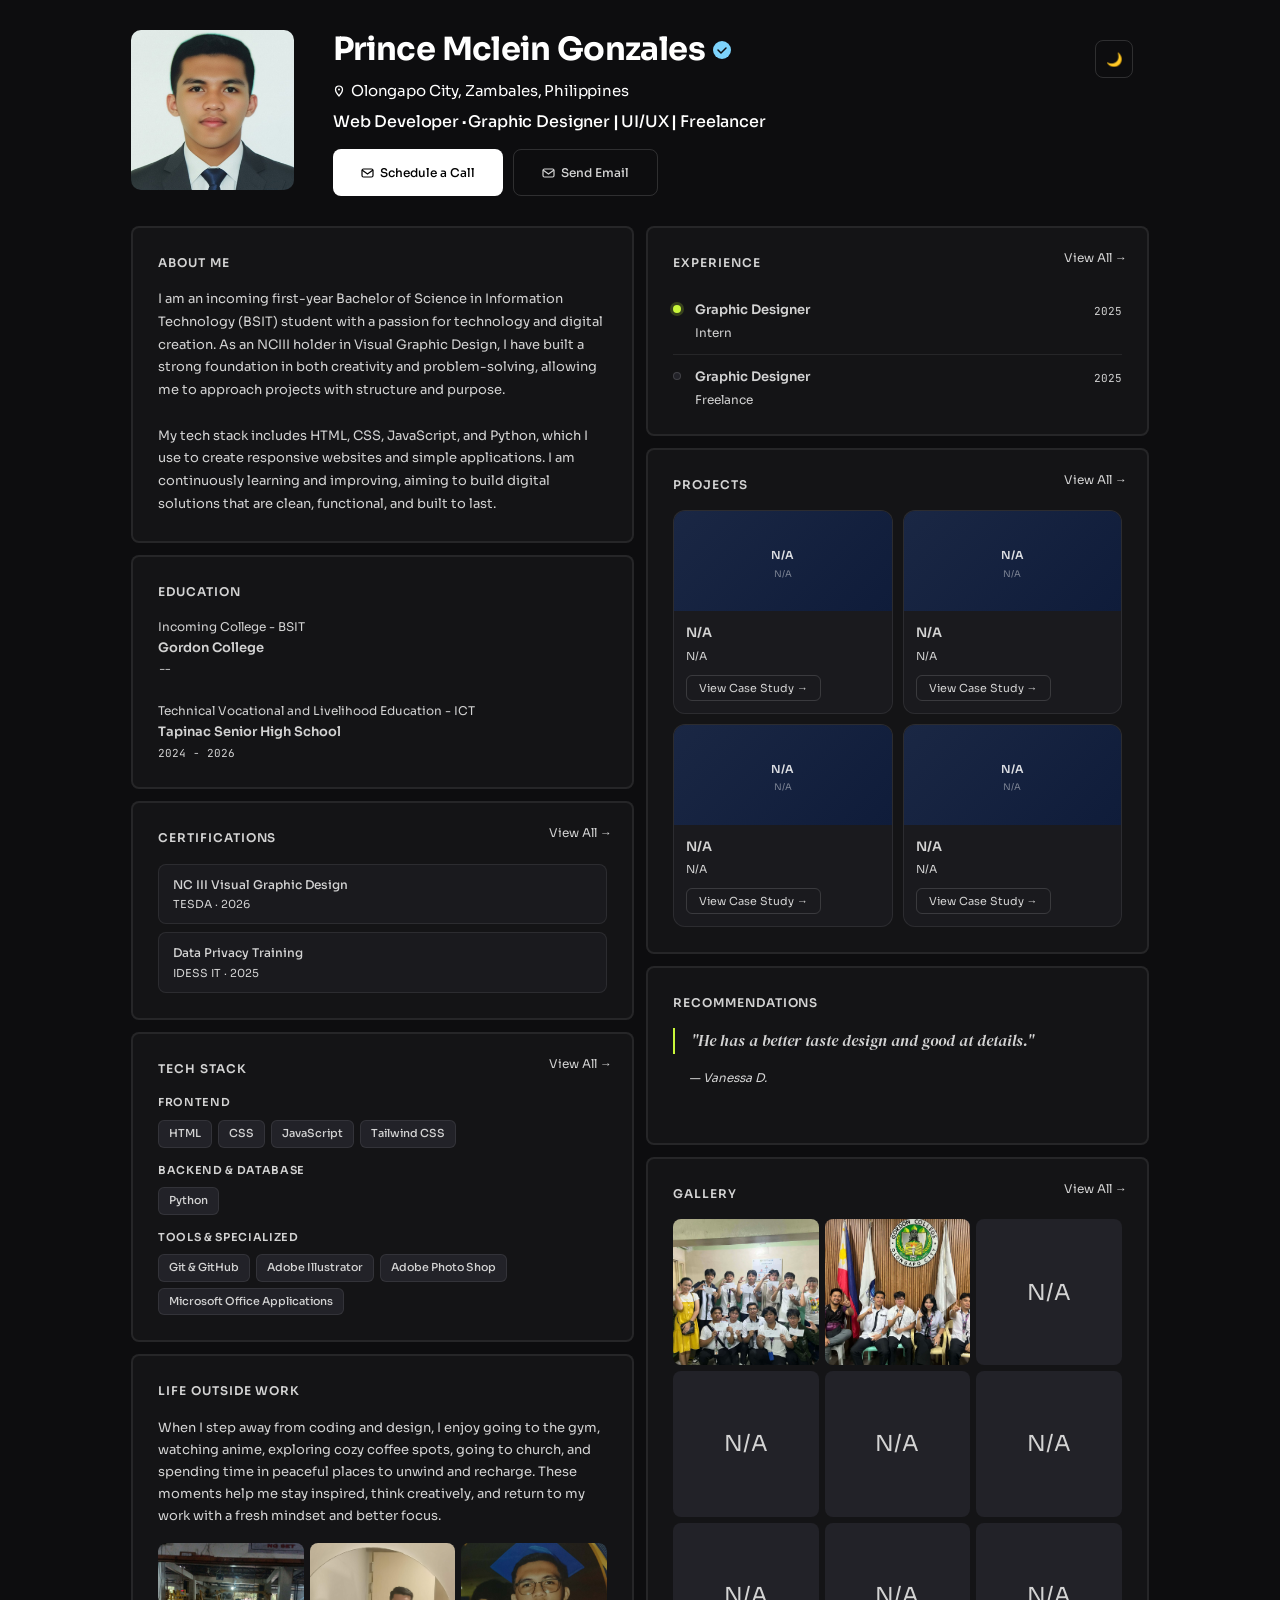
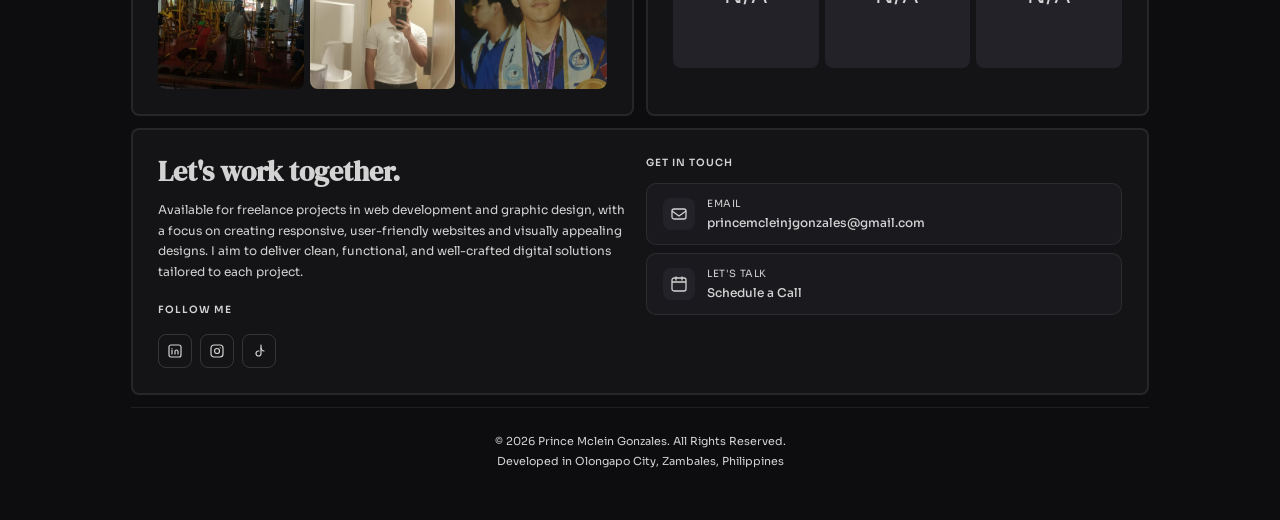
<file: index.html>
<!DOCTYPE html>
<html lang="en">
<head>
<meta charset="UTF-8">
<meta name="viewport" content="width=device-width, initial-scale=1.0">
<title>Prince Mclein Gonzales | Web Developer & Graphic Designer</title>
<link rel="preconnect" href="https://fonts.googleapis.com">
<link href="https://fonts.googleapis.com/css2?family=Sora:wght@300;400;500;600;700&family=DM+Serif+Display:ital@0;1&family=JetBrains+Mono:wght@400;500&display=swap" rel="stylesheet">
<link rel="stylesheet" href="css/style.css">
</head>
<body>

<main class="page">

  <!-- Hero Section -->
  <header class="hero">
    <div class="hero-avatar">
      <img src="images/profile-picture.png" alt="PG" class="profile-pic">
    </div>
    <div class="hero-info">
      <h1 class="hero-name">
        Prince Mclein Gonzales
        <span class="verified">
          <svg viewBox="0 0 12 12" fill="none" xmlns="http://www.w3.org/2000/svg">
            <path d="M2 6l3 3 5-5" stroke="#0d0d0f" stroke-width="1.5" stroke-linecap="round" stroke-linejoin="round"/>
          </svg>
        </span>
      </h1>
      <p class="hero-location">
        <svg width="12" height="12" viewBox="0 0 12 12" fill="none"><path d="M6 1a3.5 3.5 0 013.5 3.5C9.5 7.5 6 11 6 11S2.5 7.5 2.5 4.5A3.5 3.5 0 016 1z" stroke="currentColor" stroke-width="1.2"/><circle cx="6" cy="4.5" r="1" fill="currentColor"/></svg>
        Olongapo City, Zambales, Philippines
      </p>
      <p class="hero-title">
        <span>Web Developer</span> · <span>Graphic Designer</span> | <span>UI/UX</span> | <span>Freelancer</span>
      </p>
      <div class="hero-btns">
        <a href="mailto:princemcleinjgonzales@gmail.com" class="btn btn-primary">
          <svg width="13" height="13" viewBox="0 0 13 13" fill="none"><rect x="1" y="3" width="11" height="8" rx="1.5" stroke="currentColor" stroke-width="1.2"/><path d="M1 4l5.5 4L12 4" stroke="currentColor" stroke-width="1.2"/></svg>
          Schedule a Call
        </a>
        <a href="mailto:princemcleinjgonzales@gmail.com" class="btn btn-outline">
          <svg width="13" height="13" viewBox="0 0 13 13" fill="none"><rect x="1" y="3" width="11" height="8" rx="1.5" stroke="currentColor" stroke-width="1.2"/><path d="M1 4l5.5 4L12 4" stroke="currentColor" stroke-width="1.2"/></svg>
          Send Email
        </a>
      </div>
    </div>
    <button class="mode-btn" aria-label="Toggle dark/light mode">🌙</button>
  </header>

  <!-- Main Content Grid -->
  <div class="grid">

    <!-- Sidebar -->
    <aside class="grid-left">

      <!-- About Me -->
      <section class="card">
        <h2 class="card-title">About Me</h2>
        <div class="about-text">
          <p>I am an incoming first-year Bachelor of Science in Information Technology (BSIT) student with a passion for technology and digital creation. As an NCIII holder in Visual Graphic Design, I have built a strong foundation in both creativity and problem-solving, allowing me to approach projects with structure and purpose.</p> <br>
          <p>My tech stack includes HTML, CSS, JavaScript, and Python, which I use to create responsive websites and simple applications. I am continuously learning and improving, aiming to build digital solutions that are clean, functional, and built to last. </p>
        </div>
      </section>

      <!-- Education -->
      <section class="card"> 
        <h2 class="card-title">Education</h2>
        <div>
          <div class="edu-degree">Incoming College - BSIT</div>
          <div class="edu-school">Gordon College</div>
          <div class="edu-years"> --</div>
        </div>
        <p><br></p>
        <div>
          <div class="edu-degree">Technical Vocational and Livelihood Education - ICT</div>
          <div class="edu-school">Tapinac Senior High School</div>
          <div class="edu-years">2024 - 2026</div>
        </div>
      </section>

      <!-- Certifications -->
      <section class="card">
        <h2 class="card-title">Certifications</h2>
        <a href="pages/certifications.html" class="view-all">View All →</a>
        
        <div class="cert-list">
        <div class="cert-item" data-img="images/vgd-nc3.jpg">
          <div class="cert-name">NC III Visual Graphic Design</div>
          <div class="cert-org">TESDA · 2026</div>
        </div>

        <div class="cert-item" data-img="images/philippine-data-privacy-basics.jpg">
          <div class="cert-name">Data Privacy Training</div>
          <div class="cert-org">IDESS IT · 2025</div>
        </div>

        </div>
      </section>

      <!-- Tech Stack --> 
      <section class="card">
        <h2 class="card-title">Tech Stack</h2>
        <a href="pages/techstack.html" class="view-all">View All →</a>

        <div class="stack-group">
          <div class="stack-label">Frontend</div>
          <div class="tags">
            <span class="tag">HTML</span>
            <span class="tag">CSS</span>
            <span class="tag">JavaScript</span>
            <span class="tag">Tailwind CSS</span>
          </div>
        </div>

        <div class="stack-group">
          <div class="stack-label">Backend &amp; Database</div>
          <div class="tags">
            <span class="tag">Python</span>
          </div>
        </div>

        <div class="stack-group">
          <div class="stack-label">Tools &amp; Specialized</div>
          <div class="tags">
            <span class="tag">Git &amp; GitHub</span>
            <span class="tag">Adobe Illustrator</span>
            <span class="tag">Adobe Photo Shop</span>
            <span class="tag">Microsoft Office Applications</span>
          </div>
        </div>
      </section>

      <!-- Beyond the Screen -->  
      <section class="card">
        <h2 class="card-title">Life Outside Work</h2>
        <div class="beyond-text">
          When I step away from coding and design, I enjoy going to the gym, watching anime, exploring cozy coffee spots, going to church, and spending time in peaceful places to unwind and recharge. These moments help me stay inspired, think creatively, and return to my work with a fresh mindset and better focus.
        </div>
        <div class="beyond-carousel">
          <div class="beyond-track">
            <div class="beyond-img"><img src="images/beyond-img1.jpeg" alt="beyondimg1"></div>
            <div class="beyond-img"><img src="images/beyond-img2.jpeg" alt="beyondimg2"></div>
            <div class="beyond-img"><img src="images/beyond-img3.jpeg" alt="beyondimg3"></div>
            <div class="beyond-img"><img src="images/beyond-img4.jpeg" alt="beyondimg3"></div>

          </div>
        </div>
      </section>

    </aside>

    <!-- Main Content -->
    <div class="grid-right">

      <!-- Experience -->
      <section class="card">
        <h2 class="card-title">Experience</h2>
        <a href="pages/experience.html" class="view-all">View All →</a>
        
        <article class="exp-item">
          <div class="exp-dot active"></div>
          <div class="exp-content">
            <div class="exp-role">Graphic Designer</div>
            <div class="exp-company">Intern</div>
          </div>
          <div class="exp-year">2025</div>
        </article>

        <article class="exp-item">
          <div class="exp-dot past"></div>
          <div class="exp-content">
            <div class="exp-role">Graphic Designer</div>
            <div class="exp-company">Freelance</div>
          </div>
          <div class="exp-year">2025</div>
        </article>

      </section>

      <!-- Projects --> 
      <section class="card">
        <h2 class="card-title">Projects</h2>
        <a href="pages/projects.html" class="view-all">View All →</a>

        <div class="projects-grid">

          <article class="project-card">
            <div class="project-thumb project-thumb-pawslive">
              <div class="thumb-brand">
                <div class="thumb-icon"></div>
                <div class="thumb-name">N/A</div>
                <div class="thumb-tagline">N/A</div>
              </div>
            </div>
            <div class="project-body">
              <h3 class="project-name">N/A</h3>
              <p class="project-desc">N/A</p>
              <button class="project-btn">View Case Study →</button>
            </div>
          </article>
          
          <article class="project-card">
            <div class="project-thumb project-thumb-pawslive">

              <div class="thumb-brand">
                <div class="thumb-icon"></div>
                <div class="thumb-name">N/A</div>
                <div class="thumb-tagline">N/A</div>
              </div>
            </div>
            <div class="project-body">
              <h3 class="project-name">N/A</h3>
              <p class="project-desc">N/A</p>
              <button class="project-btn">View Case Study →</button>
            </div>
          </article>

          <article class="project-card">
            <div class="project-thumb project-thumb-pawslive">
              <div class="thumb-brand">
                <div class="thumb-icon"></div>
                <div class="thumb-name">N/A</div>
                <div class="thumb-tagline">N/A</div>
              </div>
            </div>
            <div class="project-body">
              <h3 class="project-name">N/A</h3>
              <p class="project-desc">N/A</p>
              <button class="project-btn">View Case Study →</button>
            </div>
          </article>

          <article class="project-card">
            <div class="project-thumb project-thumb-pawslive">
              <div class="thumb-brand">
                <div class="thumb-icon"></div>
                <div class="thumb-name">N/A</div>
                <div class="thumb-tagline">N/A</div>
              </div>
            </div>
            <div class="project-body">
              <h3 class="project-name">N/A</h3>
              <p class="project-desc">N/A</p>
              <button class="project-btn">View Case Study →</button>
            </div>
          </article>
        </div>
      </section>

      <!-- Recommendations -->  
      <section class="card">
        <h2 class="card-title">Recommendations</h2>
        <div class="rec-carousel">

          <div class="rec-slide active">
            <blockquote class="rec-quote">"He has a better taste design and good at details."</blockquote>
            <cite class="rec-author">— Vanessa D.</cite>
          </div>

          <div class="rec-slide">
            <blockquote class="rec-quote">"Prince delivered the project on time and exceeded expectations. Super clean output!"</blockquote>
            <cite class="rec-author">— Miguel R.</cite>
          </div>
        </div>
      </section>
 
      <!-- Gallery -->  
      <section class="card">
        <h2 class="card-title">Gallery</h2>
        <a href="pages/gallery.html" class="view-all">View All →</a>
        <div class="gallery-grid">
          <div class="gallery-img"><img src="images/gallery-img1.jpeg" alt="gallery-img1"></div>
          <div class="gallery-img"><img src="images/gallery-img2.jpeg" alt="gallery-img2"></div>
          <div class="gallery-img">N/A</div>
          <div class="gallery-img">N/A</div>
          <div class="gallery-img">N/A</div>
          <div class="gallery-img">N/A</div>
          <div class="gallery-img">N/A</div>
          <div class="gallery-img">N/A</div>
          <div class="gallery-img">N/A</div>
        </div>
      </section>

    </div>
  </div>

  <!-- Contact Section -->
  <section class="card" style="margin-top: 12px;">
    <div class="contact-grid">
      <div>
        <h2 class="cta-text">Let's work together.</h2>
        <p class="cta-sub">Available for freelance projects in web development and graphic design, with a focus on creating responsive, user-friendly websites and visually appealing designs. I aim to deliver clean, functional, and well-crafted digital solutions tailored to each project.</p>

        <p class="section-label">Follow Me</p>
        <nav class="social-links" aria-label="Social media links">
          <a href="https://www.linkedin.com/in/prince-mclein-gonzales-b4a533396/" target="_blank" class="social-link" title="LinkedIn" aria-label="LinkedIn">
            <svg width="14" height="14" viewBox="0 0 14 14" fill="none"><rect x="1" y="1" width="12" height="12" rx="2" stroke="currentColor" stroke-width="1.2"/><path d="M4 6v4M4 4.5v.1" stroke="currentColor" stroke-width="1.2" stroke-linecap="round"/><path d="M7 10V7.5a1.5 1.5 0 013 0V10" stroke="currentColor" stroke-width="1.2" stroke-linecap="round"/></svg>
          </a>
          <a href="https://www.instagram.com/prin.cemclein/" target="_blank" class="social-link" title="Instagram" aria-label="Instagram">
            <svg width="14" height="14" viewBox="0 0 14 14" fill="none"><rect x="1" y="1" width="12" height="12" rx="3" stroke="currentColor" stroke-width="1.2"/><circle cx="7" cy="7" r="2.5" stroke="currentColor" stroke-width="1.2"/><circle cx="10.2" cy="3.8" r="0.6" fill="currentColor"/></svg>
          </a>
          <a href="https://www.tiktok.com/@gonzalesprince0123" target="_blank" class="social-link" title="TikTok" aria-label="TikTok">
            <svg width="14" height="14" viewBox="0 0 14 14" fill="none"><path d="M9 1v8.5A2.5 2.5 0 116.5 7h.5" stroke="currentColor" stroke-width="1.2" stroke-linecap="round"/><path d="M9 4a3 3 0 003 3" stroke="currentColor" stroke-width="1.2" stroke-linecap="round"/></svg>
          </a>
        </nav>
      </div>

      <div>
        <p class="section-label" style="margin-bottom: 12px;">Get in Touch</p>
        <nav class="contact-methods" aria-label="Contact methods">
          <a href="mailto:princemcleinjgonzales@gmail.com" class="contact-item">
            <div class="contact-icon">
              <svg width="16" height="16" viewBox="0 0 16 16" fill="none">
                <rect x="1" y="3" width="14" height="10" rx="2" stroke="currentColor" stroke-width="1.3"/>
                <path d="M1 5l7 5 7-5" stroke="currentColor" stroke-width="1.3"/>
              </svg>
            </div>
            <div>
              <div class="contact-label">Email</div>
              <div class="contact-value">princemcleinjgonzales@gmail.com</div>
            </div>
          </a>
          <a href="https://calendly.com/princemcleinjgonzales" target="_blank" class="contact-item">
            <div class="contact-icon">
              <svg width="16" height="16" viewBox="0 0 16 16" fill="none">
                <rect x="1" y="2" width="14" height="13" rx="2" stroke="currentColor" stroke-width="1.3"/>
                <path d="M1 6h14" stroke="currentColor" stroke-width="1.3"/>
                <path d="M5 1v3M11 1v3" stroke="currentColor" stroke-width="1.3" stroke-linecap="round"/>
              </svg>
            </div>
            <div>
              <div class="contact-label">Let's Talk</div>
              <div class="contact-value">Schedule a Call</div>
            </div>
          </a>
        </nav>
      </div>
    </div>
  </section>

  <!-- Footer -->
  <footer>
    <div>© 2026 Prince Mclein Gonzales. All Rights Reserved.</div>
    <div>Developed in Olongapo City, Zambales, Philippines</div>
  </footer>

  </main>

  <!-- Scroll to Top Button -->
  <button class="scroll-to-top" id="scrollToTopBtn" aria-label="Scroll to top" title="Scroll to top">
    <svg width="20" height="20" viewBox="0 0 20 20" fill="none" xmlns="http://www.w3.org/2000/svg">
      <path d="M4 9L10 5L16 9M10 5V18" stroke="currentColor" stroke-width="2" stroke-linecap="round" stroke-linejoin="round"/>
    </svg>
  </button>

<script src="js/script.js"></script>
</body>
</html>
</file>
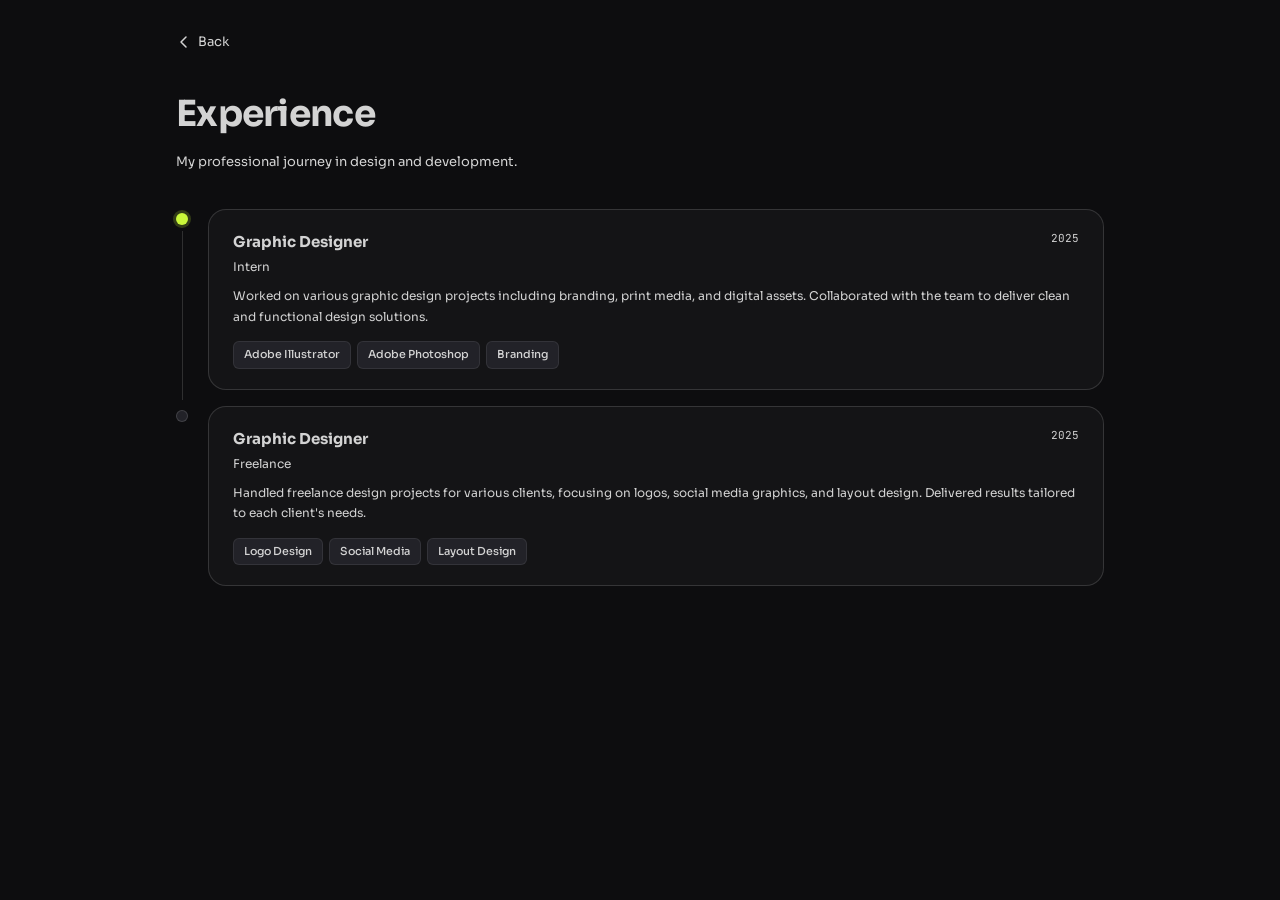
<file: pages/experience.html>
<!DOCTYPE html>
<html lang="en">
<head>
<meta charset="UTF-8">
<meta name="viewport" content="width=device-width, initial-scale=1.0">
<title>Experience | Prince Mclein Gonzales</title>
<link rel="preconnect" href="https://fonts.googleapis.com">
<link href="https://fonts.googleapis.com/css2?family=Sora:wght@300;400;500;600;700&family=DM+Serif+Display:ital@0;1&family=JetBrains+Mono:wght@400;500&display=swap" rel="stylesheet">
<link rel="stylesheet" href="../css/style.css">
</head>
<body>

<main class="exp-page">

  <a href="../index.html" class="back-link">
    <svg width="16" height="16" viewBox="0 0 16 16" fill="none">
      <path d="M10 3L5 8l5 5" stroke="currentColor" stroke-width="1.5" stroke-linecap="round" stroke-linejoin="round"/>
    </svg>
    Back
  </a>

  <h1 class="page-heading">Experience</h1>
  <p class="page-subtitle">My professional journey in design and development.</p>

  <div class="exp-page-list">

    <div class="exp-page-item">
      <div class="exp-page-left">
        <div class="exp-page-dot active"></div>
        <div class="exp-page-line"></div>
      </div>
      <div class="exp-page-content">
        <div class="exp-page-header">
          <div>
            <div class="exp-page-role">Graphic Designer</div>
            <div class="exp-page-company">Intern</div>
          </div>
          <div class="exp-page-year">2025</div>
        </div>
        <p class="exp-page-desc">Worked on various graphic design projects including branding, print media, and digital assets. Collaborated with the team to deliver clean and functional design solutions.</p>
        <div class="exp-page-tags">
          <span class="tag">Adobe Illustrator</span>
          <span class="tag">Adobe Photoshop</span>
          <span class="tag">Branding</span>
        </div>
      </div>
    </div>

    <div class="exp-page-item">
      <div class="exp-page-left">
        <div class="exp-page-dot past"></div>
        <div class="exp-page-line"></div>
      </div>
      <div class="exp-page-content">
        <div class="exp-page-header">
          <div>
            <div class="exp-page-role">Graphic Designer</div>
            <div class="exp-page-company">Freelance</div>
          </div>
          <div class="exp-page-year">2025</div>
        </div>
        <p class="exp-page-desc">Handled freelance design projects for various clients, focusing on logos, social media graphics, and layout design. Delivered results tailored to each client's needs.</p>
        <div class="exp-page-tags">
          <span class="tag">Logo Design</span>
          <span class="tag">Social Media</span>
          <span class="tag">Layout Design</span>
        </div>
      </div>
    </div>

    <!-- Copy exp-page-item block to add more experience -->

  </div>

</main>

<button class="scroll-to-top" id="scrollToTopBtn" aria-label="Scroll to top" title="Scroll to top">
  <svg width="20" height="20" viewBox="0 0 20 20" fill="none">
    <path d="M4 9L10 5L16 9M10 5V18" stroke="currentColor" stroke-width="2" stroke-linecap="round" stroke-linejoin="round"/>
  </svg>
</button>

<script src="../js/script.js"></script>
</body>
</html>
</file>
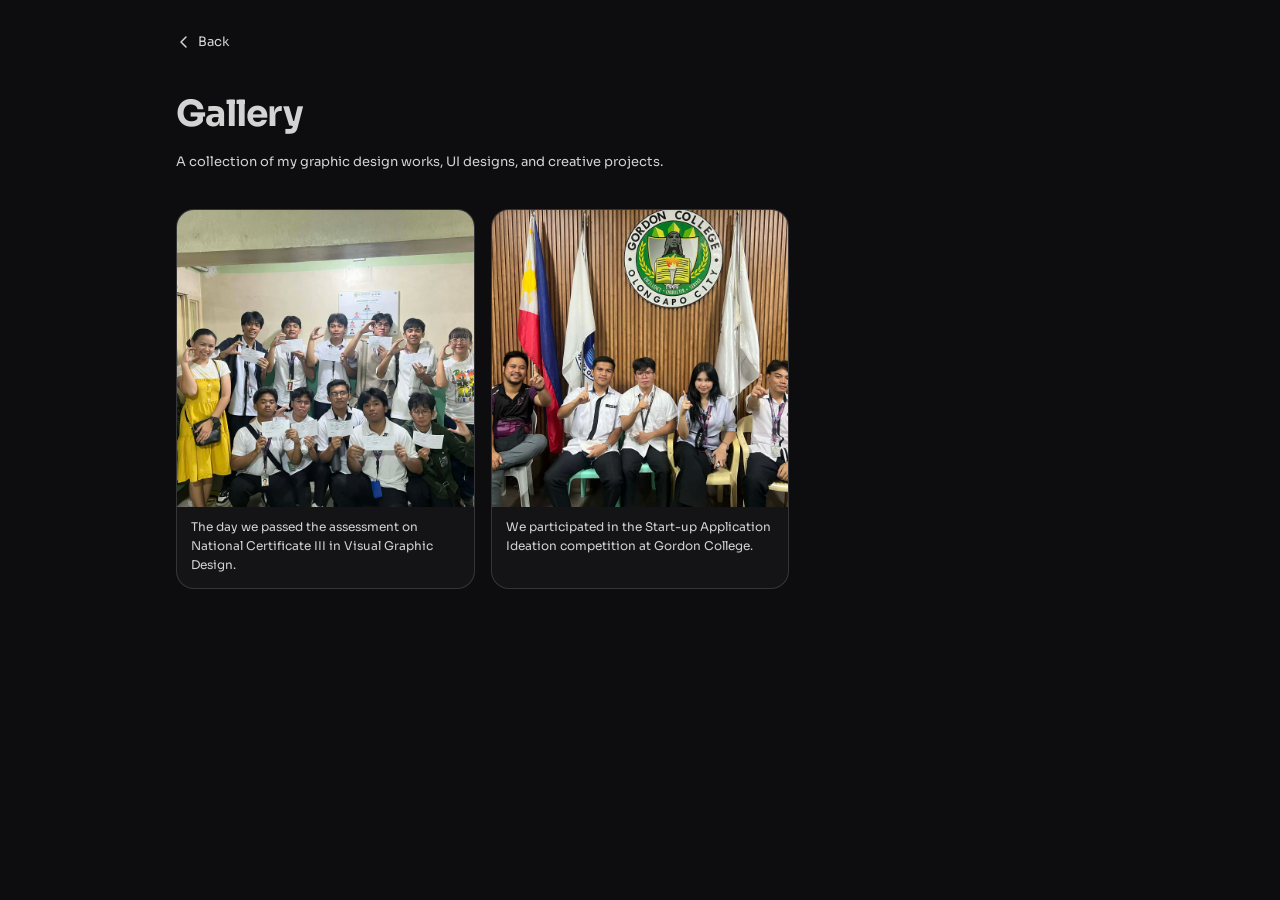
<file: pages/gallery.html>
<!DOCTYPE html>
<html lang="en">
<head>
<meta charset="UTF-8">
<meta name="viewport" content="width=device-width, initial-scale=1.0">
<title>Gallery | Prince Mclein Gonzales</title>
<link rel="preconnect" href="https://fonts.googleapis.com">
<link href="https://fonts.googleapis.com/css2?family=Sora:wght@300;400;500;600;700&family=DM+Serif+Display:ital@0;1&family=JetBrains+Mono:wght@400;500&display=swap" rel="stylesheet">
<link rel="stylesheet" href="../css/style.css">
</head>
<body>

<main class="gallery-page">

  <a href="../index.html" class="back-link">
    <svg width="16" height="16" viewBox="0 0 16 16" fill="none">
      <path d="M10 3L5 8l5 5" stroke="currentColor" stroke-width="1.5" stroke-linecap="round" stroke-linejoin="round"/>
    </svg>
    Back
  </a>

  <h1 class="page-heading">Gallery</h1>
  <p class="page-subtitle">A collection of my graphic design works, UI designs, and creative projects.</p>

  <div class="gallery-page-grid">

    <div class="gallery-card">
      <div class="gallery-card-img">
        <img src="../images/gallery-img1.jpeg" alt="Gallery Image 1">
      </div>
      <div class="gallery-card-info">
        <p class="gallery-card-desc">The day we passed the assessment on National Certificate III in Visual Graphic Design.</p>
      </div>
    </div>

    <div class="gallery-card">
      <div class="gallery-card-img">
        <img src="../images/gallery-img2.jpeg" alt="Gallery Image 2">
      </div>
      <div class="gallery-card-info">
        <p class="gallery-card-desc">We participated in the Start-up Application Ideation competition at Gordon College.</p>
      </div>
    </div>


  </div>

</main>

<button class="scroll-to-top" id="scrollToTopBtn" aria-label="Scroll to top" title="Scroll to top">
  <svg width="20" height="20" viewBox="0 0 20 20" fill="none">
    <path d="M4 9L10 5L16 9M10 5V18" stroke="currentColor" stroke-width="2" stroke-linecap="round" stroke-linejoin="round"/>
  </svg>
</button>

<script src="../js/script.js"></script>
</body>
</html>
</file>
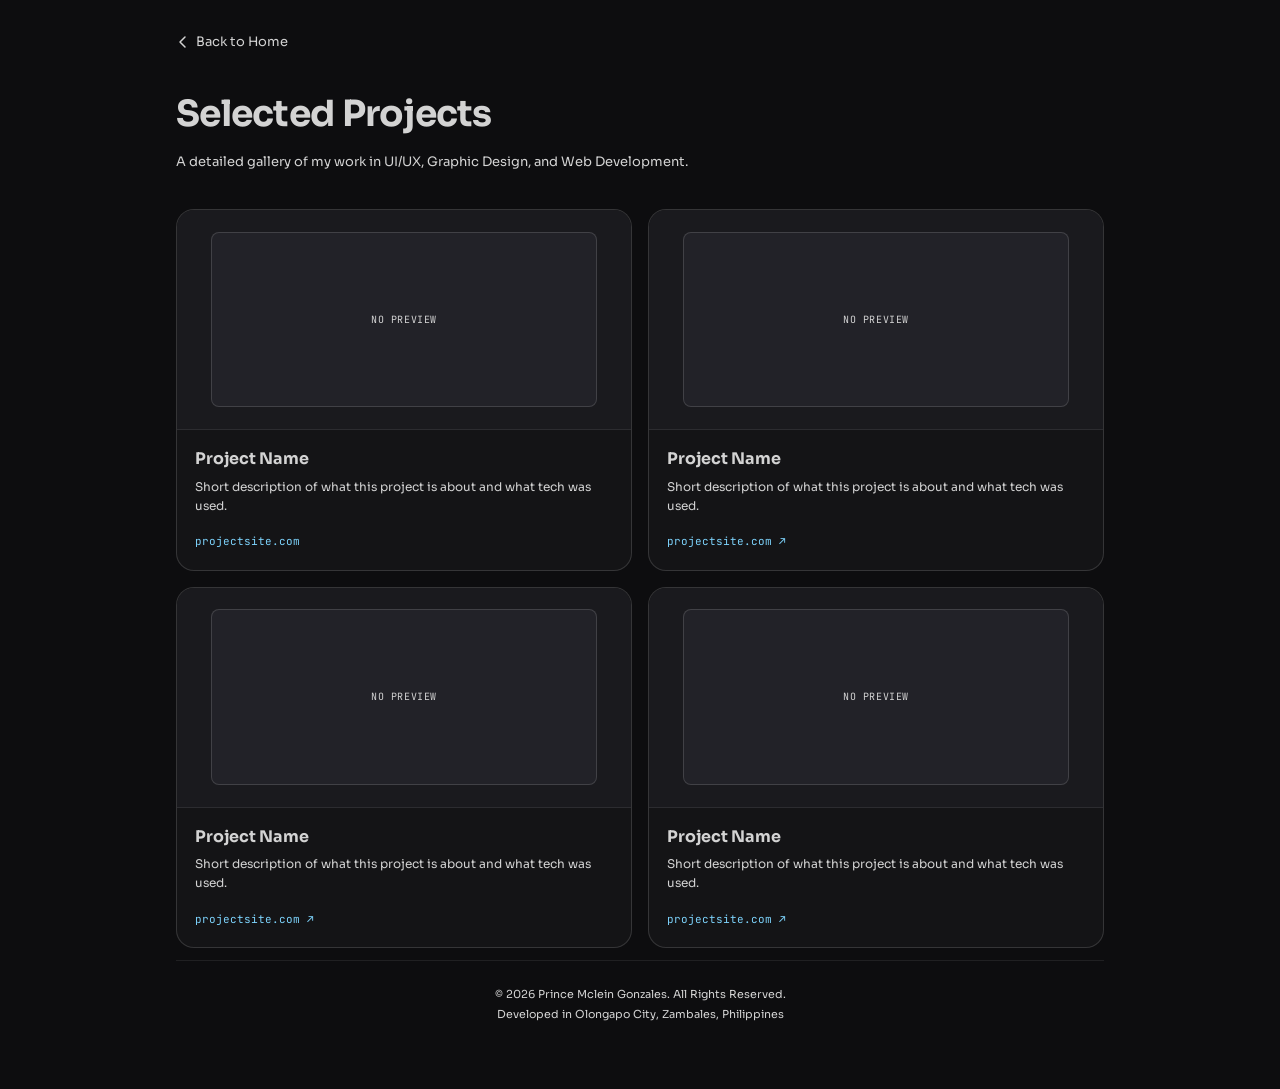
<file: pages/projects.html>
<!DOCTYPE html>
<html lang="en">
<head>
<meta charset="UTF-8">
<meta name="viewport" content="width=device-width, initial-scale=1.0">
<title>Projects — Prince Mclein Gonzales</title>
<link rel="preconnect" href="https://fonts.googleapis.com">
<link href="https://fonts.googleapis.com/css2?family=Sora:wght@300;400;500;600;700&family=DM+Serif+Display:ital@0;1&family=JetBrains+Mono:wght@400;500&display=swap" rel="stylesheet">
<link rel="stylesheet" href="../css/style.css">
<script>
  if (localStorage.getItem('mode') === 'light') {
    document.body.classList.add('light');
  }
</script>
</head>
<body>

<main class="projects-page">

  <!-- Back link -->
  <a href="../index.html" class="back-link">
    <svg width="14" height="14" viewBox="0 0 14 14" fill="none">
      <path d="M9 2L4 7l5 5" stroke="currentColor" stroke-width="1.5" stroke-linecap="round" stroke-linejoin="round"/>
    </svg>
    Back to Home
  </a>

  <!-- Heading -->
  <h1 class="page-heading">Selected Projects</h1>
  <p class="page-subtitle">A detailed gallery of my work in UI/UX, Graphic Design, and Web Development.</p>

  <!-- Projects Grid -->
  <div class="all-projects-grid">

    <!-- Project 1 -->
    <article class="proj-card">
      <div class="proj-placeholder">
        <div class="proj-placeholder-inner">No Preview</div>
      </div>
      <div class="proj-info">
        <h2 class="proj-name">Project Name</h2>
        <p class="proj-desc">Short description of what this project is about and what tech was used.</p>
        <a href="#" class="proj-link">projectsite.com</a>
      </div>
    </article>

    <!-- Project 2 -->
    <article class="proj-card">
      <div class="proj-placeholder">
        <div class="proj-placeholder-inner">No Preview</div>
      </div>
      <div class="proj-info">
        <h2 class="proj-name">Project Name</h2>
        <p class="proj-desc">Short description of what this project is about and what tech was used.</p>
        <a href="#" class="proj-link">projectsite.com ↗</a>
      </div>
    </article>

    <!-- Project 3 -->
    <article class="proj-card">
      <div class="proj-placeholder">
        <div class="proj-placeholder-inner">No Preview</div>
      </div>
      <div class="proj-info">
        <h2 class="proj-name">Project Name</h2>
        <p class="proj-desc">Short description of what this project is about and what tech was used.</p>
        <a href="#" class="proj-link">projectsite.com ↗</a>
      </div>
    </article>

    <!-- Project 4 -->
    <article class="proj-card">
      <div class="proj-placeholder">
        <div class="proj-placeholder-inner">No Preview</div>
      </div>
      <div class="proj-info">
        <h2 class="proj-name">Project Name</h2>
        <p class="proj-desc">Short description of what this project is about and what tech was used.</p>
        <a href="#" class="proj-link">projectsite.com ↗</a>
      </div>
    </article>
  </div>

  <!-- Footer -->
  <footer>
    <div>© 2026 Prince Mclein Gonzales. All Rights Reserved.</div>
    <div>Developed in Olongapo City, Zambales, Philippines</div>
  </footer>
</main>

<script src="../js/script.js"></script>
</body>
</html>
</file>
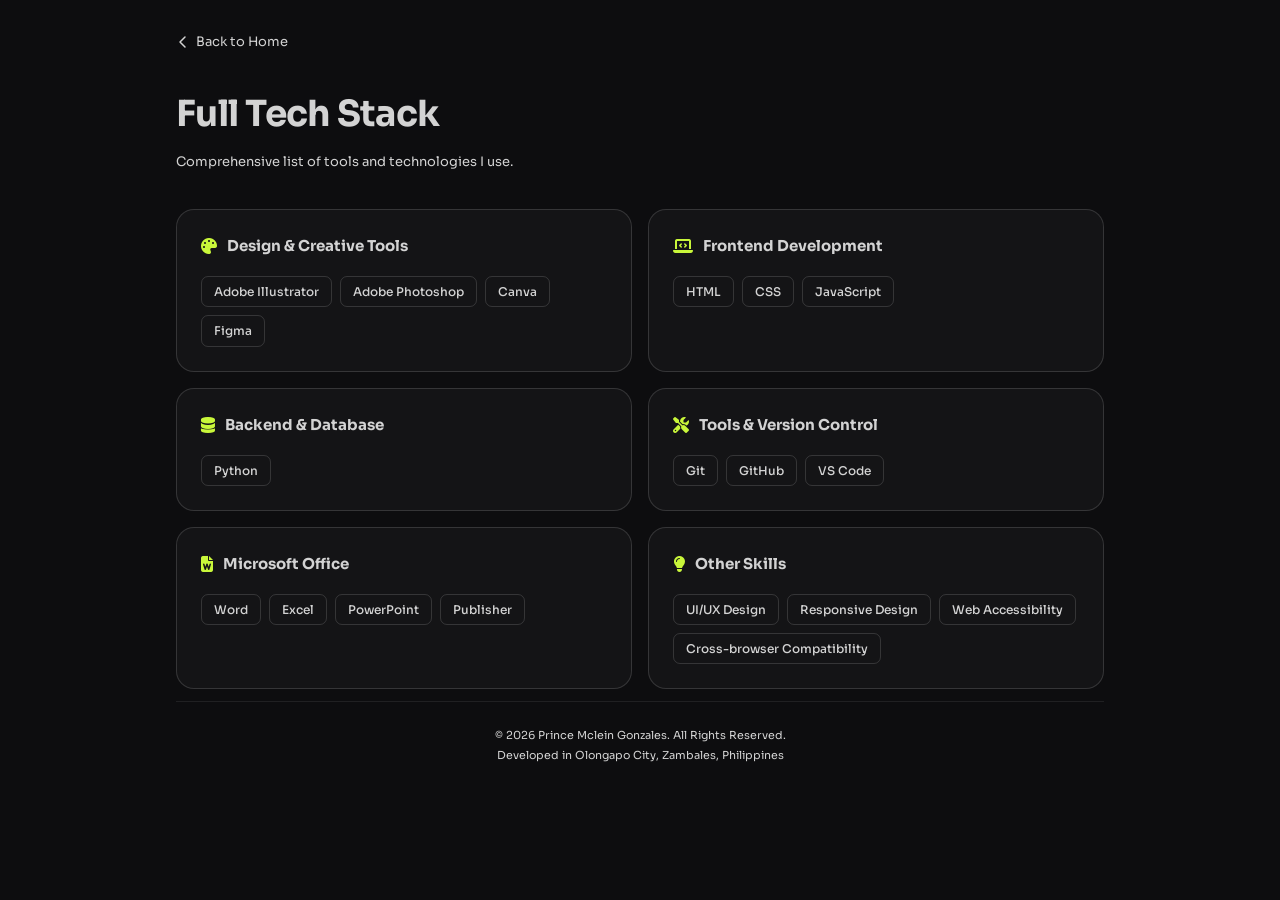
<file: pages/techstack.html>
<!DOCTYPE html>
<html lang="en">
<head>
<meta charset="UTF-8">
<meta name="viewport" content="width=device-width, initial-scale=1.0">
<title>Full Tech Stack — Prince Mclein Gonzales</title>
<link rel="preconnect" href="https://fonts.googleapis.com">
<link href="https://fonts.googleapis.com/css2?family=Sora:wght@300;400;500;600;700&family=DM+Serif+Display:ital@0;1&family=JetBrains+Mono:wght@400;500&display=swap" rel="stylesheet">
<link rel="stylesheet" href="https://cdnjs.cloudflare.com/ajax/libs/font-awesome/6.5.0/css/all.min.css">
<link rel="stylesheet" href="../css/style.css">
<script>
  if (localStorage.getItem('mode') === 'light') {
    document.body.classList.add('light');
  }
</script>
</head>
<body>

<main class="stack-page">

  <!-- Back link -->
  <a href="../index.html" class="back-link">
    <svg width="14" height="14" viewBox="0 0 14 14" fill="none">
      <path d="M9 2L4 7l5 5" stroke="currentColor" stroke-width="1.5" stroke-linecap="round" stroke-linejoin="round"/>
    </svg>
    Back to Home
  </a>

  <!-- Heading -->
  <h1 class="page-heading">Full Tech Stack</h1>
  <p class="page-subtitle">Comprehensive list of tools and technologies I use.</p>

  <!-- Stack Grid -->
  <div class="stack-grid">

    <!-- Design & Creative Tools -->
    <section class="stack-card">
      <h2 class="stack-card-title">
        <i class="fa-solid fa-palette"></i>
        Design & Creative Tools
      </h2>
      <div class="stack-tags">
        <span class="stack-tag">Adobe Illustrator</span>
        <span class="stack-tag">Adobe Photoshop</span>
        <span class="stack-tag">Canva</span>
        <span class="stack-tag">Figma</span>
      </div>
    </section>

    <!-- Frontend Development -->
    <section class="stack-card">
      <h2 class="stack-card-title">
        <i class="fa-solid fa-laptop-code"></i>
        Frontend Development
      </h2>
      <div class="stack-tags">
        <span class="stack-tag">HTML</span>
        <span class="stack-tag">CSS</span>
        <span class="stack-tag">JavaScript</span>
      </div>
    </section>

    <!-- Backend & Database -->
    <section class="stack-card">
      <h2 class="stack-card-title">
        <i class="fa-solid fa-database"></i>
        Backend & Database
      </h2>
      <div class="stack-tags">
        <span class="stack-tag">Python</span>
      </div>
    </section>

    <!-- Tools & Version Control -->
    <section class="stack-card">
      <h2 class="stack-card-title">
        <i class="fa-solid fa-screwdriver-wrench"></i>
        Tools & Version Control
      </h2>
      <div class="stack-tags">
        <span class="stack-tag">Git</span>
        <span class="stack-tag">GitHub</span>
        <span class="stack-tag">VS Code</span>
      </div>
    </section>

    <!-- Microsoft Office -->
    <section class="stack-card">
      <h2 class="stack-card-title">
        <i class="fa-solid fa-file-word"></i>
        Microsoft Office
      </h2>
      <div class="stack-tags">
        <span class="stack-tag">Word</span>
        <span class="stack-tag">Excel</span>
        <span class="stack-tag">PowerPoint</span>
        <span class="stack-tag">Publisher</span>
      </div>
    </section>

    <!-- Other Skills -->
    <section class="stack-card">
      <h2 class="stack-card-title">
        <i class="fa-solid fa-lightbulb"></i>
        Other Skills
      </h2>
      <div class="stack-tags">
        <span class="stack-tag">UI/UX Design</span>
        <span class="stack-tag">Responsive Design</span>
        <span class="stack-tag">Web Accessibility</span>
        <span class="stack-tag">Cross-browser Compatibility</span>
      </div>
    </section>

  </div>

  <!-- Footer -->
  <footer>
    <div>© 2026 Prince Mclein Gonzales. All Rights Reserved.</div>
    <div>Developed in Olongapo City, Zambales, Philippines</div>
  </footer>

</main>

<script src="../js/script.js"></script>
</body>
</html>
</file>
<file: css/style.css>
*, *::before, *::after { 
  box-sizing: border-box; 
  margin: 0; 
  padding: 0; 
}

  :root {
    --bg: #0d0d0f;
    --surface: #141416;
    --surface2: #1a1a1e;
    --surface3: #222228;
    --border: rgba(255,255,255,0.08);
    --border2: rgba(255,255,255,0.14);
    --text: #D3D3D3;
    --muted: #D3D3D3;
    --accent: #c9f73a;
    --accent2: #7dd3fc;
    --accent3: #f472b6;
    --radius: 12px;
    --radius-lg: 18px;
  }

  html { 
    scroll-behavior: smooth; 
  }

  body {
    background: var(--bg);
    color: var(--text);
    font-family: 'Sora', sans-serif;
    font-size: 14px;
    line-height: 1.6;
    min-height: 100vh;
  }

  body.light {
   --bg: #f5f4ef;
  --surface: #ffffff;
  --surface2: #f0efe8;
  --surface3: #e8e7df;
  --border: rgba(0,0,0,0.08);
  --border2: rgba(0,0,0,0.16);
  --text: #1a1a1e;
  --accent: #5a8a00;
  --accent2: #0369a1;
  --accent3: #be185d;
  --muted: black;
  }

  body.light .hero-name {
    color: black;
  }

  body.light .hero-location {
    color: black;
  }

  body.light .hero-title {
    color: black;
  }

  body.light .hero-title span {
    color: black;
  }
  /* ── LAYOUT ── */
  .page {
    max-width: 1050px;
    margin: 0 auto;
    padding: 24px 16px 48px;
  }

  .grid {
    display: grid;
    grid-template-columns: 1fr 1fr;
    gap: 12px;
  }

  .grid-left { display: flex; flex-direction: column; gap: 12px; }
  .grid-right {
  display: flex;
  flex-direction: column;
  gap: 12px;
  }

  .grid-right .card:last-child {
  flex: 1;
  }

  /* ── CARD ── */
  .card {
    background: var(--surface);
    border: 2px solid var(--border);
    border-radius: 8px;
    padding: 25px;
    position: relative;
    overflow: hidden;
  }

  .card-title {
    font-size: 12px;
    font-weight: 600;
    letter-spacing: 0.08em;
    text-transform: uppercase;
    color: var(--muted);
    margin-bottom: 16px;
  }

  .view-all {
    position: absolute;
    top: 20px;
    right: 20px;
    font-size: 12px;
    color: var(--muted);
    text-decoration: none;
    display: flex;
    align-items: center;
    gap: 4px;
    transition: color 0.2s;
  }
  .view-all:hover { color: var(--accent); }

  /* ── HERO CARD ── */
  .hero {
    position: relative;
    display: flex;
    align-items: center;
    justify-content: space-between;
    gap: 24px;
    margin-bottom: 30px;
  }

  .hero-avatar {
    margin-right: 15px;
    width: 163px;
    height: 160px;
    border-radius: 10px;
    overflow: hidden;
    flex-shrink: 0;
  }

  .hero-avatar img {
    width: 100%;
    height: 100%;
    object-fit: cover;
  }

  .hero-info {
    flex: 1; 
  }

  .hero-name {
    font-size: 32px;
    font-weight: 700;
    letter-spacing: -0.02em;
    display: flex;
    align-items: center;
    gap: 8px;
    margin-bottom: 4px;
    color: #ffffff;
    font-weight: bolder;
  }

  .verified {
    width: 18px;
    height: 18px;
    background: var(--accent2);
    border-radius: 50%;
    display: flex;
    align-items: center;
    justify-content: center;
  }

  .verified svg { 
    width: 12px;
    height: 12px; }

  .hero-location {
    letter-spacing: -0.01em;
    font-size: 15px;
    color: var(--muted);
    display: flex;
    align-items: center;
    gap: 6px;
    margin-bottom: 6px;
    color: #ffffff;
  }

  .hero-title {
    letter-spacing: -0.01em;
    font-size: 16px;
    color: #ffffff;
    font-weight: bold;
    margin-bottom: 14px;
  }

  .hero-title span {
    color: #ffffff;
    font-weight: 500;
  }

  .hero-btns {
    display: flex;
    gap: 10px;
    flex-wrap: wrap;
  } 

  .btn {
    display: inline-flex;
    align-items: center;
    text-align: center;
    gap: 6px;
    padding: 13px 28px;
    border-radius: 8px;
    font-size: 12px;
    font-weight: 500;
    font-family: 'Sora', sans-serif;
    cursor: pointer;
    text-decoration: none;
    transition: all 0.2s;
    border: 1px solid transparent;
  }

  .btn-primary {
    background: #ffffff;
    color: #000000;
    border: none;
  }

  .btn-primary:hover {
    opacity: 0.9;
  }

  body.light .hero .btn-primary {
    background: #000000;
    color: #ffffff;
  }

  .btn-outline {
    background: transparent;
    border: 1px solid var(--border2);
    color: var(--text);
  }

  .btn-outline:hover {
    border-color:  white;
  }

  body.light .hero .btn-outline:hover {
    border-color: #000000;
  }
  .mode-btn {
    position: absolute;
    top: 16px;
    right: 16px;
    width: 38px;
    height: 38px;
    border-radius: 8px;
    background: transparent;
    border: 1px solid var(--border2);
  }

  .mode-btn:hover {
    cursor: pointer;
  }
/* ── HERO RESPONSIVE ── */
@media (max-width: 1024px) {
  .hero {
    position: relative;
    flex-direction: column;
    text-align: center;
    align-items: center;
    gap: 20px;
  }

  .hero-avatar {
    margin: 0 auto;
    width: 120px;
    height: 120px;
  }

  .hero-name {
    font-size: 23px;
    justify-content: center;
  }

  .hero-location {
    justify-content: center;
    font-size: 12px;
  }

  .hero-title {
    font-size: 13px;
  }

  .hero-btns {
    justify-content: center;
    width: 370px;
    flex-direction: column;   
    align-items: stretch;     
    gap: 14px;
  }

  .btn {
    flex: 1;
    justify-content: center;
  }
  .mode-btn {
    position: absolute;
    top: 1px;
    right: 1px;
    width: 30px;
    height: 30px;
    margin: 0 auto;
  }
  }

  /* ── ABOUT ── */
  .about-text {
  font-size: 13px;
  color: var(--muted);  
  line-height: 1.75;
  }

  /* ── EDUCATION ── */
  .edu-school {
    font-weight: 600;
    font-size: 13px;
    color: var(--text);
    margin-bottom: 2px;
  }
  .edu-degree {
    font-size: 12px;
    color: var(--muted);
    margin-bottom: 2px;
  }
  .edu-years {
    font-size: 11px;
    color: var(--muted);
    font-family: 'JetBrains Mono', monospace;
  }

  /* ── CERTS ── */
  .cert-item {
    background: var(--surface2);
    border: 1px solid var(--border);
    border-radius: 8px;
    padding: 10px 14px;
    margin-bottom: 8px;
    cursor: pointer;
    transition: transform 0.2s ease;
  }

  .cert-item:hover {
    transform: scale(1.02);
  }
  
  .modal {
    display: none;
    position: fixed;
    z-index: 9999; /* increase this */
    top: 0;
    left: 0;
    width: 100%;
    height: 100%;
    background: rgba(0,0,0,0.9);
  }

  .cert-item:last-child { margin-bottom: 0; }
  .cert-name { font-size: 12px; font-weight: 500; }
  .cert-org { font-size: 11px; color: var(--muted); margin-top: 2px; }

  /* ── TECH STACK ── */
  .stack-group { margin-bottom: 14px; }
  .stack-group:last-child { margin-bottom: 0; }
  .stack-label {
  font-size: 11px;
  font-weight: 600;
  letter-spacing: 0.06em;
  text-transform: uppercase;
  color: var(--text); /* was --muted */
  margin-bottom: 8px;
  }

  .tags { display: flex; flex-wrap: wrap; gap: 6px; }
  .tag {
  background: var(--surface3);
  border: 1px solid var(--border);
  border-radius: 6px;
  padding: 4px 10px;
  font-size: 11px;
  font-weight: 500;
  color: var(--text); /* was #d0cfc6 — change to this */
  transition: all 0.2s;
  cursor: default;
  }

  .tag:hover {
    border-color: var(--accent);
    color: var(--accent);
    background: rgba(201,247,58,0.06);
  }

  /* ── BEYOND ── */
  .beyond-text {
    font-size: 13px;
    color: var(--muted);
    line-height: 1.7;
    margin-bottom: 16px;
  }

/* ── BEYOND CAROUSEL ── */
.beyond-carousel {
  overflow: hidden;
  border-radius: 8px;
  width: 100%;
}

.beyond-track {
  display: flex;
  gap: 6px;
  will-change: transform;
}

.beyond-img {
  flex: 0 0 calc(33.333% - 4px);
  aspect-ratio: 1;
  background: var(--surface3);
  border-radius: 8px;
  overflow: hidden;
  display: flex;
  align-items: center;
  justify-content: center;
}

.beyond-img img {
  width: 100%;
  height: 100%;
  object-fit: cover;
}

  /* ── EXPERIENCE ── */
  .exp-item {
    display: flex;
    gap: 14px;
    padding: 12px 0;
    border-bottom: 1px solid var(--border);
  }
  .exp-item:last-child { border-bottom: none; padding-bottom: 0; }
  .exp-item:first-child { padding-top: 0; }

  .exp-dot {
    width: 8px;
    height: 8px;
    border-radius: 50%;
    flex-shrink: 0;
    margin-top: 5px;
  }
  .exp-dot.active { background: var(--accent); box-shadow: 0 0 0 3px rgba(201,247,58,0.2); }
  .exp-dot.past { background: var(--surface3); border: 1px solid var(--border2); }

  .exp-content { flex: 1; }
  .exp-role {
    font-size: 13px;
    font-weight: 600;
    color: var(--text);
    margin-bottom: 2px;
  }
  .exp-company {
    font-size: 12px;
    color: var(--muted);
  }
  .exp-year {
    font-size: 11px;
    color: var(--muted);
    font-family: 'JetBrains Mono', monospace;
    flex-shrink: 0;
    margin-top: 3px;
  }

    /* ── EXPERIENCE PAGE ── */
  .exp-page {
    max-width: 960px;
    margin: 0 auto;
    padding: 32px 16px 64px;
  }

  .exp-page-list {
    display: flex;
    flex-direction: column;
    gap: 0;
  }

  .exp-page-item {
    display: flex;
    gap: 20px;
  }

  .exp-page-left {
    display: flex;
    flex-direction: column;
    align-items: center;
    flex-shrink: 0;
  }

  .exp-page-dot {
    width: 12px;
    height: 12px;
    border-radius: 50%;
    flex-shrink: 0;
    margin-top: 4px;
  }

  .exp-page-dot.active {
    background: var(--accent);
    box-shadow: 0 0 0 3px rgba(201,247,58,0.2);
  }

  .exp-page-dot.past {
    background: var(--surface3);
    border: 1px solid var(--border2);
  }

  .exp-page-line {
    width: 1px;
    flex: 1;
    background: var(--border2);
    margin: 6px 0;
    min-height: 24px;
  }

  .exp-page-item:last-child .exp-page-line {
    display: none;
  }

  .exp-page-content {
    background: var(--surface);
    border: 1px solid var(--border2);
    border-radius: var(--radius-lg);
    padding: 20px 24px;
    margin-bottom: 16px;
    flex: 1;
    transition: border-color 0.2s;
  }

  .exp-page-content:hover {
    border-color: var(--accent);
  }

  .exp-page-header {
    display: flex;
    justify-content: space-between;
    align-items: flex-start;
    margin-bottom: 10px;
  }

  .exp-page-role {
    font-size: 15px;
    font-weight: 700;
    color: var(--text);
    margin-bottom: 3px;
  }

  .exp-page-company {
    font-size: 12px;
    color: var(--muted);
  }

  .exp-page-year {
    font-size: 11px;
    color: var(--muted);
    font-family: 'JetBrains Mono', monospace;
    flex-shrink: 0;
  }

  .exp-page-desc {
    font-size: 12px;
    color: var(--muted);
    line-height: 1.7;
    margin-bottom: 14px;
  }

  .exp-page-tags {
    display: flex;
    flex-wrap: wrap;
    gap: 6px;
  }

  @media (max-width: 640px) {
    .page-heading { font-size: 28px; }
  }

  /* ── PROJECTS ── */
  .projects-grid {
    display: grid;
    grid-template-columns: 1fr 1fr;
    gap: 10px;
  }

  .project-card {
    background: var(--surface2);
    border: 1px solid var(--border);
    border-radius: 12px;
    overflow: hidden;
    transition: transform 0.2s, border-color 0.2s;
    cursor: pointer;
  }
  .project-card:hover { transform: translateY(-2px); border-color: var(--border2); }

  .project-thumb {
    height: 100px;
    background: var(--surface3);
    display: flex;
    align-items: center;
    justify-content: center;
    font-size: 28px;
    overflow: hidden;
    position: relative;
  }

  .project-thumb-pawslive { background: linear-gradient(135deg, #1a2744 0%, #0f1c3a 100%); }
  .project-thumb-mrbeans { background: linear-gradient(135deg, #1e3a2f 0%, #0f2219 100%); }
  .project-thumb-kodecraze { background: linear-gradient(135deg, #1a1a3e 0%, #0d0d28 100%); }
  .project-thumb-oneclique { background: linear-gradient(135deg, #3a1a1a 0%, #280d0d 100%); }

  .project-label {
    position: absolute;
    top: 8px; left: 8px;
    background: rgba(0,0,0,0.6);
    border-radius: 4px;
    padding: 3px 8px;
    font-size: 10px;
    font-family: 'JetBrains Mono', monospace;
    color: var(--accent);
  }

  .project-body { padding: 12px; }
  .project-name {
    font-size: 13px;
    font-weight: 600;
    margin-bottom: 4px;
  }
  .project-desc {
    font-size: 11px;
    color: var(--muted);
    line-height: 1.5;
    margin-bottom: 10px;
  }
  .project-link {
    font-size: 11px;
    color: var(--accent2);
    text-decoration: none;
    font-family: 'JetBrains Mono', monospace;
  }
  .project-link:hover { text-decoration: underline; }

  .project-btn {
    display: inline-flex;
    align-items: center;
    gap: 4px;
    padding: 5px 12px;
    border: 1px solid var(--border2);
    border-radius: 6px;
    font-size: 11px;
    color: var(--text);
    text-decoration: none;
    background: transparent;
    cursor: pointer;
    transition: all 0.2s;
    font-family: 'Sora', sans-serif;
  }
  .project-btn:hover { border-color: var(--accent); color: var(--accent); }

  /* ── RECOMMENDATIONS ── */
  .rec-quote {
    font-family: 'DM Serif Display', serif;
    font-style: italic;
    font-size: 16px;
    line-height: 1.6;
    color: var(--text);
    margin-bottom: 12px;
    padding-left: 16px;
    border-left: 2px solid var(--accent);
  }
  .rec-author {
    font-size: 12px;
    color: var(--muted);
    padding-left: 16px;
  }

  .rec-slide {
    display: none;
    opacity: 0;
    transform: translateX(40px);
    transition: opacity 0.4s ease, transform 0.4s ease;
  }

  .rec-slide.active {
    display: block;
    opacity: 1;
    transform: translateX(0);
  }
  .rec-carousel {
    min-height: 90px;
  }

  /* ── GALLERY ── */
  .gallery-grid {
    display: grid;
    grid-template-columns: repeat(3, 1fr);
    gap: 6px;
  }

  .gallery-img {
    aspect-ratio: 1;
    background: var(--surface3);
    border-radius: 8px;
    overflow: hidden;
    display: flex;
    align-items: center;
    justify-content: center;
    font-size: 22px;
    transition: transform 0.2s;
    cursor: pointer;
  }

  .gallery-img:hover { 
    transform: scale(1.03); 
  }

  .gallery-img img {
    width: 100%;
    height: 100%;
    object-fit: cover;
  }
    /* ── GALLERY PAGE ── */
  .gallery-page {
    max-width: 960px;
    margin: 0 auto;
    padding: 32px 16px 64px;
  }

  .gallery-page-grid {
    display: grid;
    grid-template-columns: repeat(3, 1fr);
    gap: 16px;
  }

  .gallery-card {
    background: var(--surface);
    border: 1px solid var(--border2);
    border-radius: var(--radius-lg);
    overflow: hidden;
    transition: transform 0.2s, border-color 0.2s;
    cursor: pointer;
  }

  .gallery-card:hover {
    transform: translateY(-2px);
    border-color: var(--accent);
  }

  .gallery-card-img {
    width: 100%;
    aspect-ratio: 1;
    background: var(--surface3);
    overflow: hidden;
  }

  .gallery-card-img img {
    width: 100%;
    height: 100%;
    object-fit: cover;
    display: block;
    transition: transform 0.3s ease;
  }

  .gallery-card:hover .gallery-card-img img {
    transform: scale(1.04);
  }

  .gallery-card-info {
    padding: 10px 14px 14px;
  }

  .gallery-card-desc {
    font-size: 12px;
    color: var(--muted);
    line-height: 1.6;
  }

  @media (max-width: 640px) {
    .gallery-page-grid { grid-template-columns: repeat(2, 1fr); }
    .page-heading { font-size: 28px; }
  }

  /* ── CONTACT CARD ── */
  .contact-grid {
    display: grid;
    grid-template-columns: 1fr 1fr;
    gap: 12px;
    align-items: start;
  }

  .cta-text {
    font-family: 'DM Serif Display', serif;
    font-size: 28px;
    line-height: 1.2;
    margin-bottom: 12px;
  }

  .cta-sub {
    font-size: 12px;
    color: var(--muted);
    line-height: 1.7;
    margin-bottom: 20px;
  }

  .social-links {
    display: flex;
    gap: 8px;
    margin-top: 16px;
  }

  .social-link {
    width: 34px; height: 34px;
    border-radius: 8px;
    border: 1px solid var(--border2);
    display: flex;
    align-items: center;
    justify-content: center;
    text-decoration: none;
    color: var(--muted);
    font-size: 14px;
    transition: all 0.2s;
  }
  .social-link:hover { border-color: var(--accent); color: var(--accent); }

  .contact-methods { display: flex; flex-direction: column; gap: 8px; }

  .contact-item {
    background: var(--surface2);
    border: 1px solid var(--border);
    border-radius: 10px;
    padding: 12px 16px;
    display: flex;
    align-items: center;
    gap: 12px;
    text-decoration: none;
    transition: border-color 0.2s;
  }
  .contact-item:hover { border-color: var(--accent); }

  .contact-icon {
    width: 32px; height: 32px;
    border-radius: 8px;
    background: var(--surface3);
    display: flex;
    align-items: center;
    justify-content: center;
    font-size: 14px;
    flex-shrink: 0;
    color: var(--muted);
  }

  .contact-label { font-size: 10px; color: var(--muted); text-transform: uppercase; letter-spacing: 0.06em; }
  .contact-value { font-size: 12px; color: var(--text); font-weight: 500; margin-top: 1px; }

  /* ── FOLLOW ME LABEL ── */
  .section-label {
    font-size: 10px;
    font-weight: 600;
    letter-spacing: 0.1em;
    text-transform: uppercase;
    color: var(--muted);
    margin-bottom: 10px;
  }

  /* ── SCROLL TO TOP BUTTON ── */
  .scroll-to-top {
    position: fixed;
    bottom: 24px;
    right: 24px;
    width: 48px;
    height: 48px;
    border-radius: 50%;
    background: #ffffff;
    color: #0d0d0f;
    border: none;
    cursor: pointer;
    display: none;
    align-items: center;
    justify-content: center;
    box-shadow: 0 4px 16px rgba(0, 0, 0, 0.3);
    z-index: 999;
    transition: all 0.3s ease;
  }

  .scroll-to-top:hover {
    background: #f0f0f0;
    transform: scale(1.1);
  }

  .scroll-to-top.visible {
    display: flex;
  }

  .scroll-to-top svg {
    color: #0d0d0f;
  }

  @media (max-width: 768px) {
    .scroll-to-top {
      width: 44px;
      height: 44px;
      bottom: 16px;
      right: 16px;
    }

    .scroll-to-top svg {
      width: 18px;
      height: 18px;
    }
  }

  /* ── FOOTER ── */
  footer {
    text-align: center;
    padding: 24px 0 0;
    font-size: 11px;
    color: var(--muted);
    border-top: 1px solid var(--border);
    margin-top: 12px;
    line-height: 1.8;
  }

  /* ── ANIMATIONS ── */
  @keyframes fadeUp {
    from { opacity: 0; transform: translateY(16px); }
    to { opacity: 1; transform: translateY(0); }
  }

  .hero-card { animation: fadeUp 0.5s ease both; }
  .grid-left .card:nth-child(1) { animation: fadeUp 0.5s 0.1s ease both; }
  .grid-left .card:nth-child(2) { animation: fadeUp 0.5s 0.15s ease both; }
  .grid-left .card:nth-child(3) { animation: fadeUp 0.5s 0.2s ease both; }
  .grid-left .card:nth-child(4) { animation: fadeUp 0.5s 0.25s ease both; }
  .grid-right .card:nth-child(1) { animation: fadeUp 0.5s 0.12s ease both; }
  .grid-right .card:nth-child(2) { animation: fadeUp 0.5s 0.18s ease both; }
  .grid-right .card:nth-child(3) { animation: fadeUp 0.5s 0.22s ease both; }
  .grid-right .card:nth-child(4) { animation: fadeUp 0.5s 0.28s ease both; }

  /* ── PROJECT THUMB CONTENT ── */
  .thumb-brand {
    display: flex;
    flex-direction: column;
    align-items: center;
    justify-content: center;
    height: 100%;
    padding: 12px;
    text-align: center;
  }
  .thumb-icon { font-size: 26px; margin-bottom: 6px; }
  .thumb-name { font-size: 11px; font-weight: 600; color: rgba(255,255,255,0.85); }
  .thumb-tagline { font-size: 9px; color: rgba(255,255,255,0.45); margin-top: 2px; }

  @media (max-width: 640px) {
    .grid { grid-template-columns: 1fr; }
    .hero-card { flex-direction: column; text-align: center; }
    .hero-btns { justify-content: center; }
    .contact-grid { grid-template-columns: 1fr; }
    .projects-grid { grid-template-columns: 1fr; }
  }

/* -- Certifications Page Specific Styles -- */
  .certs-page {
    max-width: 960px;
    margin: 0 auto;
    padding: 32px 16px 64px;
  }

  .cert-preview-img img {
    width: 110%;
    height: 110%;
    object-fit: cover;
  }
  .back-link {
    display: inline-flex;
    align-items: center;
    gap: 6px;
    font-size: 13px;
    color: var(--muted);
    text-decoration: none;
    margin-bottom: 32px;
    transition: color 0.2s;
  }
  .back-link:hover { color: var(--text); }

  .page-heading {
    font-size: 36px;
    font-weight: 700;
    letter-spacing: -0.02em;
    color: var(--text);
    margin-bottom: 10px;
  }

  .page-subtitle {
    font-size: 13px;
    color: var(--muted);
    margin-bottom: 36px;
    line-height: 1.6;
  }

  .certs-grid {
    display: grid;
    grid-template-columns: 1fr 1fr;
    gap: 16px;
  }

  .cert-card {
    background: var(--surface);
    border: 1px solid var(--border2);
    border-radius: var(--radius-lg);
    overflow: hidden;
    transition: transform 0.2s, border-color 0.2s;
    cursor: pointer;
    text-decoration: none;
    display: block;
  }
  .cert-card:hover {
    transform: translateY(-2px);
    border-color: var(--accent);
  }

  .cert-preview {
    width: 100%;
    height: 200px;
    object-fit: cover;
    display: block;
  }

  .cert-preview-placeholder {
    width: 100%;
    height: 200px;
    background: var(--surface2);
    display: flex;
    align-items: center;
    justify-content: center;
    border-bottom: 1px solid var(--border);
  }

  .cert-preview-inner {
    width: 85%;
    height: 80%;
    background: var(--surface3);
    border-radius: 8px;
    display: flex;
    flex-direction: column;
    align-items: center;
    justify-content: center;
    gap: 8px;
    border: 1px solid var(--border2);
  }

  .cert-preview-icon { font-size: 28px; }

  .cert-preview-text {
    font-size: 10px;
    color: var(--muted);
    font-family: 'JetBrains Mono', monospace;
    text-transform: uppercase;
    letter-spacing: 0.06em;
  }

  .cert-info { padding: 16px 18px; }

  .cert-card-name {
    font-size: 15px;
    font-weight: 700;
    color: var(--text);
    margin-bottom: 4px;
  }

  .cert-card-org {
    font-size: 12px;
    color: var(--muted);
  }

  @media (max-width: 640px) {
    .certs-grid { grid-template-columns: 1fr; }
    .page-heading { font-size: 28px; }
  }

  /* -- PROJECTS PAGE Specific Styles -- */
  .projects-page {
    max-width: 960px;
    margin: 0 auto;
    padding: 32px 16px 64px;
  }

  .back-link {
    display: inline-flex;
    align-items: center;
    gap: 6px;
    font-size: 13px;
    color: var(--muted);
    text-decoration: none;
    margin-bottom: 32px;
    transition: color 0.2s;
  }
  .back-link:hover { color: var(--text); }

  .page-heading {
    font-size: 36px;
    font-weight: 700;
    letter-spacing: -0.02em;
    color: var(--text);
    margin-bottom: 10px;
  }

  .page-subtitle {
    font-size: 13px;
    color: var(--muted);
    margin-bottom: 36px;
    line-height: 1.6;
  }

  /* ── PROJECTS GRID ── */
  .all-projects-grid {
    display: grid;
    grid-template-columns: 1fr 1fr;
    gap: 16px;
  }

  .proj-card {
    background: var(--surface);
    border: 1px solid var(--border2);
    border-radius: var(--radius-lg);
    overflow: hidden;
    transition: transform 0.2s, border-color 0.2s;
    display: block;
    text-decoration: none;
  }
  .proj-card:hover {
    transform: translateY(-2px);
    border-color: var(--accent);
  }

  /* ── PROJECT SCREENSHOT ── */
  .proj-screenshot {
    width: 100%;
    height: 220px;
    object-fit: cover;
    object-position: top;
    display: block;
  }

  /* ── PLACEHOLDER (when no image) ── */
  .proj-placeholder {
    width: 100%;
    height: 220px;
    background: var(--surface2);
    display: flex;
    align-items: center;
    justify-content: center;
    border-bottom: 1px solid var(--border);
  }

  .proj-placeholder-inner {
    width: 85%;
    height: 80%;
    background: var(--surface3);
    border-radius: 8px;
    display: flex;
    align-items: center;
    justify-content: center;
    border: 1px solid var(--border2);
    font-size: 10px;
    color: var(--muted);
    font-family: 'JetBrains Mono', monospace;
    text-transform: uppercase;
    letter-spacing: 0.06em;
  }

  /* ── PROJECT INFO ── */
  .proj-info {
    padding: 16px 18px 18px;
  }

  .proj-name {
    font-size: 16px;
    font-weight: 700;
    color: var(--text);
    margin-bottom: 5px;
  }

  .proj-desc {
    font-size: 12px;
    color: var(--muted);
    line-height: 1.6;
    margin-bottom: 14px;
  }

  .proj-link {
    display: inline-flex;
    align-items: center;
    gap: 5px;
    font-size: 11px;
    font-family: 'JetBrains Mono', monospace;
    color: var(--accent2);
    text-decoration: none;
    transition: opacity 0.2s;
  }
  .proj-link:hover { opacity: 0.7; }

  @media (max-width: 640px) {
    .all-projects-grid { grid-template-columns: 1fr; }
    .page-heading { font-size: 28px; }
  }

  /* -- Tech Stack Page Specific Styles -- */
  .stack-page {
    max-width: 960px;
    margin: 0 auto;
    padding: 32px 16px 64px;
  }

  .back-link {
    display: inline-flex;
    align-items: center;
    gap: 6px;
    font-size: 13px;
    color: var(--muted);
    text-decoration: none;
    margin-bottom: 32px;
    transition: color 0.2s;
  }
  .back-link:hover { color: var(--text); }

  .page-heading {
    font-size: 36px;
    font-weight: 700;
    letter-spacing: -0.02em;
    color: var(--text);
    margin-bottom: 10px;
  }

  .page-subtitle {
    font-size: 13px;
    color: var(--muted);
    margin-bottom: 36px;
    line-height: 1.6;
  }

  /* ── GRID ── */
  .stack-grid {
    display: grid;
    grid-template-columns: 1fr 1fr;
    gap: 16px;
  }

  .stack-card {
    background: var(--surface);
    border: 1px solid var(--border2);
    border-radius: var(--radius-lg);
    padding: 24px;
  }

  .stack-card-title {
    font-size: 15px;
    font-weight: 700;
    color: var(--text);
    margin-bottom: 18px;
    display: flex;
    align-items: center;
    gap: 10px;
  }

  .stack-card-title i {
    font-size: 16px;
    color: var(--accent);
  }

  .stack-tags {
    display: flex;
    flex-wrap: wrap;
    gap: 8px;
  }

  .stack-tag {
    border: 1px solid var(--border2);
    border-radius: 7px;
    padding: 5px 12px;
    font-size: 12px;
    font-weight: 500;
    color: var(--text);
    background: transparent;
  }

  @media (max-width: 640px) {
    .stack-grid { grid-template-columns: 1fr; }
    .page-heading { font-size: 28px; }
  }

  /* ═══════════════════════════════
   RESPONSIVE — TABLET (max 768px)
   ═══════════════════════════════ */
@media (max-width: 768px) {

  /* ── INDEX: Main grid → single column ── */
  .grid {
    grid-template-columns: 1fr;
  }

  /* ── INDEX: Hero buttons full width ── */
  .hero-btns {
    width: 100%;
  }

  /* ── INDEX: Projects grid → single column ── */
  .projects-grid {
    grid-template-columns: 1fr;
  }

  /* ── INDEX: Contact grid → single column ── */
  .contact-grid {
    grid-template-columns: 1fr;
  }

  /* ── INDEX: Gallery grid → 2 columns ── */
  .gallery-grid {
    grid-template-columns: repeat(2, 1fr);
  }

  /* ── CERTS PAGE: 1 column ── */
  .certs-grid {
    grid-template-columns: 1fr;
  }

  /* ── PROJECTS PAGE: 1 column ── */
  .all-projects-grid {
    grid-template-columns: 1fr;
  }

  /* ── STACK PAGE: 1 column ── */
  .stack-grid {
    grid-template-columns: 1fr;
  }

  /* ── GALLERY PAGE: 2 columns ── */
  .gallery-page-grid {
    grid-template-columns: repeat(2, 1fr);
  }

  /* ── PAGE HEADINGS ── */
  .page-heading {
    font-size: 28px;
  }

  .cta-text {
    font-size: 22px;
  }

  /* ── EXP PAGE: tighter padding ── */
  .exp-page-content {
    padding: 16px;
  }

  .exp-page-role {
    font-size: 13px;
  }

  /* ── CARD padding reduce ── */
  .card {
    padding: 18px;
  }
}

/* ═══════════════════════════════
   RESPONSIVE — MOBILE (max 480px)
   ═══════════════════════════════ */
@media (max-width: 480px) {
  .gallery-grid .gallery-img:nth-child(n+5) {
    display: none;
  }
  
  /* ── PAGE padding ── */
  .page, .certs-page, .gallery-page,
  .exp-page, .projects-page, .stack-page {
    padding: 20px 12px 48px;
  }

  /* ── HERO ── */
  .hero-name {
    font-size: 20px;
  }

  .hero-avatar {
    width: 90px;
    height: 90px;
  }

  /* ── HERO BTNS: full width stack ── */
  .hero-btns {
    width: 100%;
    flex-direction: column;
    align-items: stretch;
  }

  /* ── GALLERY: 1 column on small phones ── */
  .gallery-grid {
    grid-template-columns: repeat(2, 1fr);
  }

  .gallery-page-grid {
    grid-template-columns: 1fr;
  }

  /* ── CERTS: 1 column ── */
  .certs-grid {
    grid-template-columns: 1fr;
  }

  /* ── CERT PREVIEW height reduce ── */
  .cert-preview {
    height: 160px;
  }

  /* ── PAGE HEADING ── */
  .page-heading {
    font-size: 24px;
  }

  .page-subtitle {
    font-size: 12px;
    margin-bottom: 24px;
  }

  /* ── BACK LINK ── */
  .back-link {
    margin-bottom: 20px;
    font-size: 12px;
  }

  /* ── EXP PAGE: reduce gap ── */
  .exp-page-item {
    gap: 12px;
  }

  .exp-page-content {
    padding: 14px;
  }

  .exp-page-role {
    font-size: 13px;
  }

  .exp-page-desc {
    font-size: 11px;
  }

  /* ── STACK CARD ── */
  .stack-card {
    padding: 16px;
  }

  /* ── CONTACT VALUE wrap ── */
  .contact-value {
    font-size: 11px;
    word-break: break-all;
  }

  /* ── FOOTER ── */
  footer {
    font-size: 10px;
  }

  /* ── REC QUOTE ── */
  .rec-quote {
    font-size: 14px;
  }

  /* ── PROJECTS GRID ── */
  .all-projects-grid {
    grid-template-columns: 1fr;
  }

  /* ── STACK GRID ── */
  .stack-grid {
    grid-template-columns: 1fr;
  }
}

/* ═══════════════════════════════
   POPUP / LIGHTBOX RESPONSIVE
   ═══════════════════════════════ */
@media (max-width: 768px) {
  
  .lightbox-wrapper {
    max-width: 95vw !important;
  }
}
</file>
